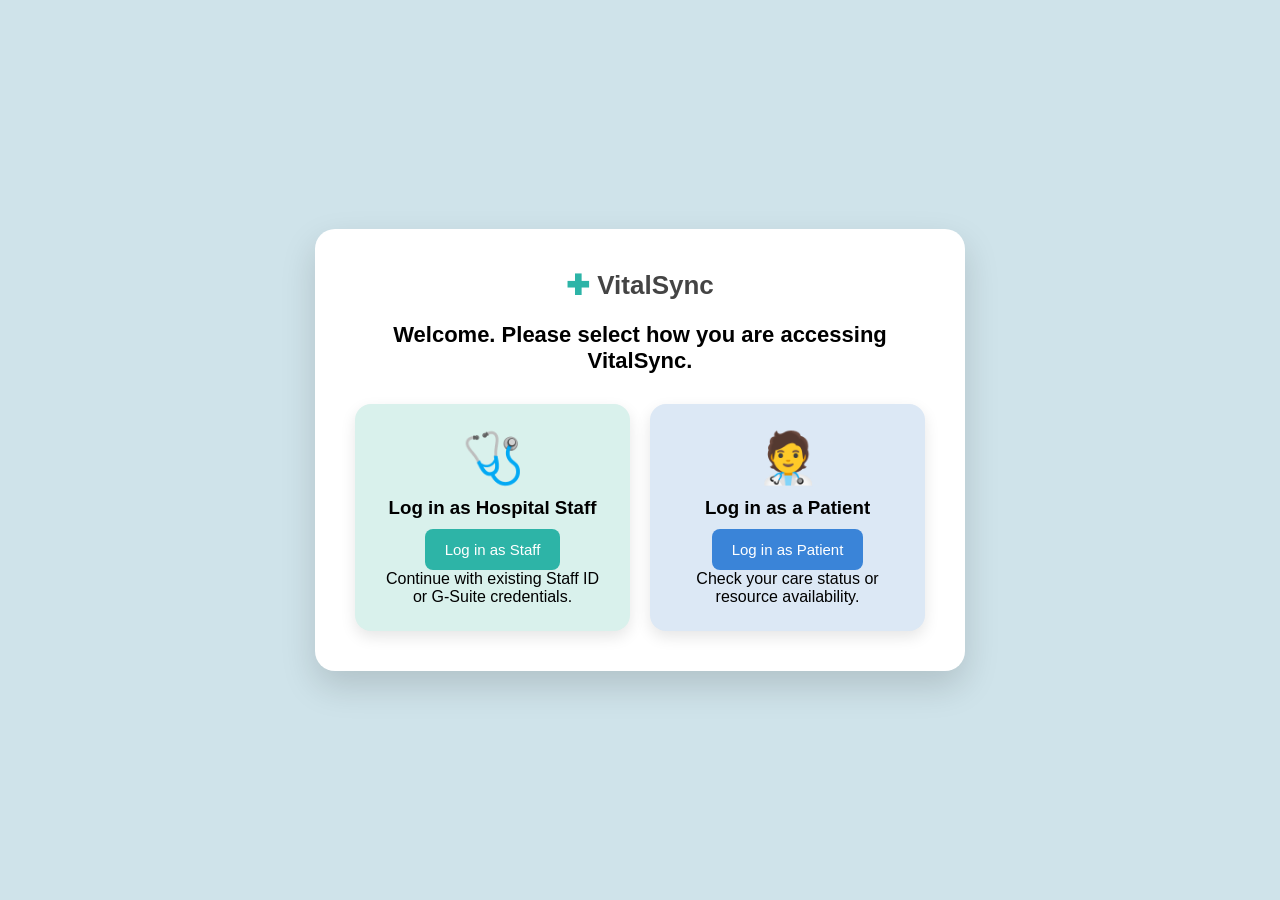
<file: index.html>
<!DOCTYPE html>
<html lang="en">
<head>

<meta charset="UTF-8">
<meta name="viewport" content="width=device-width, initial-scale=1.0">

<title>VitalSync</title>

<link rel="stylesheet" href="style.css">

</head>

<body>

<div class="container">

<div class="logo">
<span class="logo-icon">✚</span>
<span class="logo-text">VitalSync</span>
</div>

<h2 class="title">
Welcome. Please select how you are accessing VitalSync.
</h2>


<div class="cards">

<!-- STAFF CARD -->

<div class="card staff">

<div class="icon">🩺</div>

<h3>Log in as Hospital Staff</h3>

<a href="login.html">
<button class="staff-btn">Log in as Staff</button>
</a>

<p class="desc">
Continue with existing Staff ID or G-Suite credentials.
</p>

</div>


<!-- PATIENT CARD -->

<div class="card patient">

<div class="icon">🧑‍⚕️</div>

<h3>Log in as a Patient</h3>

<a href="login.html">
<button class="patient-btn">Log in as Patient</button>
</a>

<p class="desc">
Check your care status or resource availability.
</p>

</div>

</div>

</div>

</body>
</html>
</file>
<file: style.css>
*{
margin:0;
padding:0;
box-sizing:border-box;
font-family:Segoe UI, sans-serif;
}

body{

height:100vh;

display:flex;

justify-content:center;

align-items:center;

background:#cfe3ea;

}

/* MAIN CARD */

.container{

background:white;

padding:40px;

border-radius:20px;

box-shadow:0 15px 35px rgba(0,0,0,0.15);

text-align:center;

width:650px;

}

/* LOGO */

.logo{

display:flex;

justify-content:center;

align-items:center;

gap:8px;

font-size:26px;

font-weight:600;

margin-bottom:20px;

}

.logo-icon{

color:#2db4a7;

font-size:28px;

}

.logo-text{

color:#444;

}

/* TITLE */

.title{

font-size:22px;

margin-bottom:30px;

}

/* CARDS */

.cards{

display:flex;

gap:20px;

}

/* CARD */

.card{

flex:1;

padding:25px;

border-radius:16px;

box-shadow:0 6px 15px rgba(0,0,0,0.1);

transition:0.3s;

}

.card:hover{

transform:translateY(-5px);

}

.staff{

background:#d9f1ec;

}

.patient{

background:#dce8f5;

}

.icon{

font-size:50px;

margin-bottom:10px;

}

/* BUTTON */

button{

padding:12px 20px;

border:none;

border-radius:8px;

color:white;

font-size:15px;

cursor:pointer;

margin-top:10px;

}

.staff-btn{

background:#2db4a7;

}

.patient-btn{

background:#3a84d8;

}

/* LOGIN PAGE */

.login-box{

width:520px;

}

.subtitle{

color:#666;

margin-bottom:25px;

}

label{

display:block;

text-align:left;

margin-bottom:6px;

font-weight:600;

}

.input{

width:100%;

padding:12px;

border-radius:8px;

border:1px solid #ccc;

margin-bottom:20px;

font-size:14px;

}

/* NEXT BUTTON */

.next-btn{

width:100%;

background:#2db4a7;

margin-bottom:20px;

}

/* DIVIDER */

.divider{

margin:15px 0;

position:relative;

}

.divider span{

background:white;

padding:0 10px;

color:#777;

}

.divider:before{

content:"";

position:absolute;

left:0;

right:0;

top:50%;

height:1px;

background:#ccc;

}

/* GOOGLE BUTTON */

.google-btn{

width:100%;

background:white;

color:#444;

border:1px solid #ccc;

display:flex;

align-items:center;

justify-content:center;

gap:10px;

}

.google-btn img{

width:20px;

}

/* REGISTER */

.register{

margin-top:20px;

color:#555;

}
</file>
